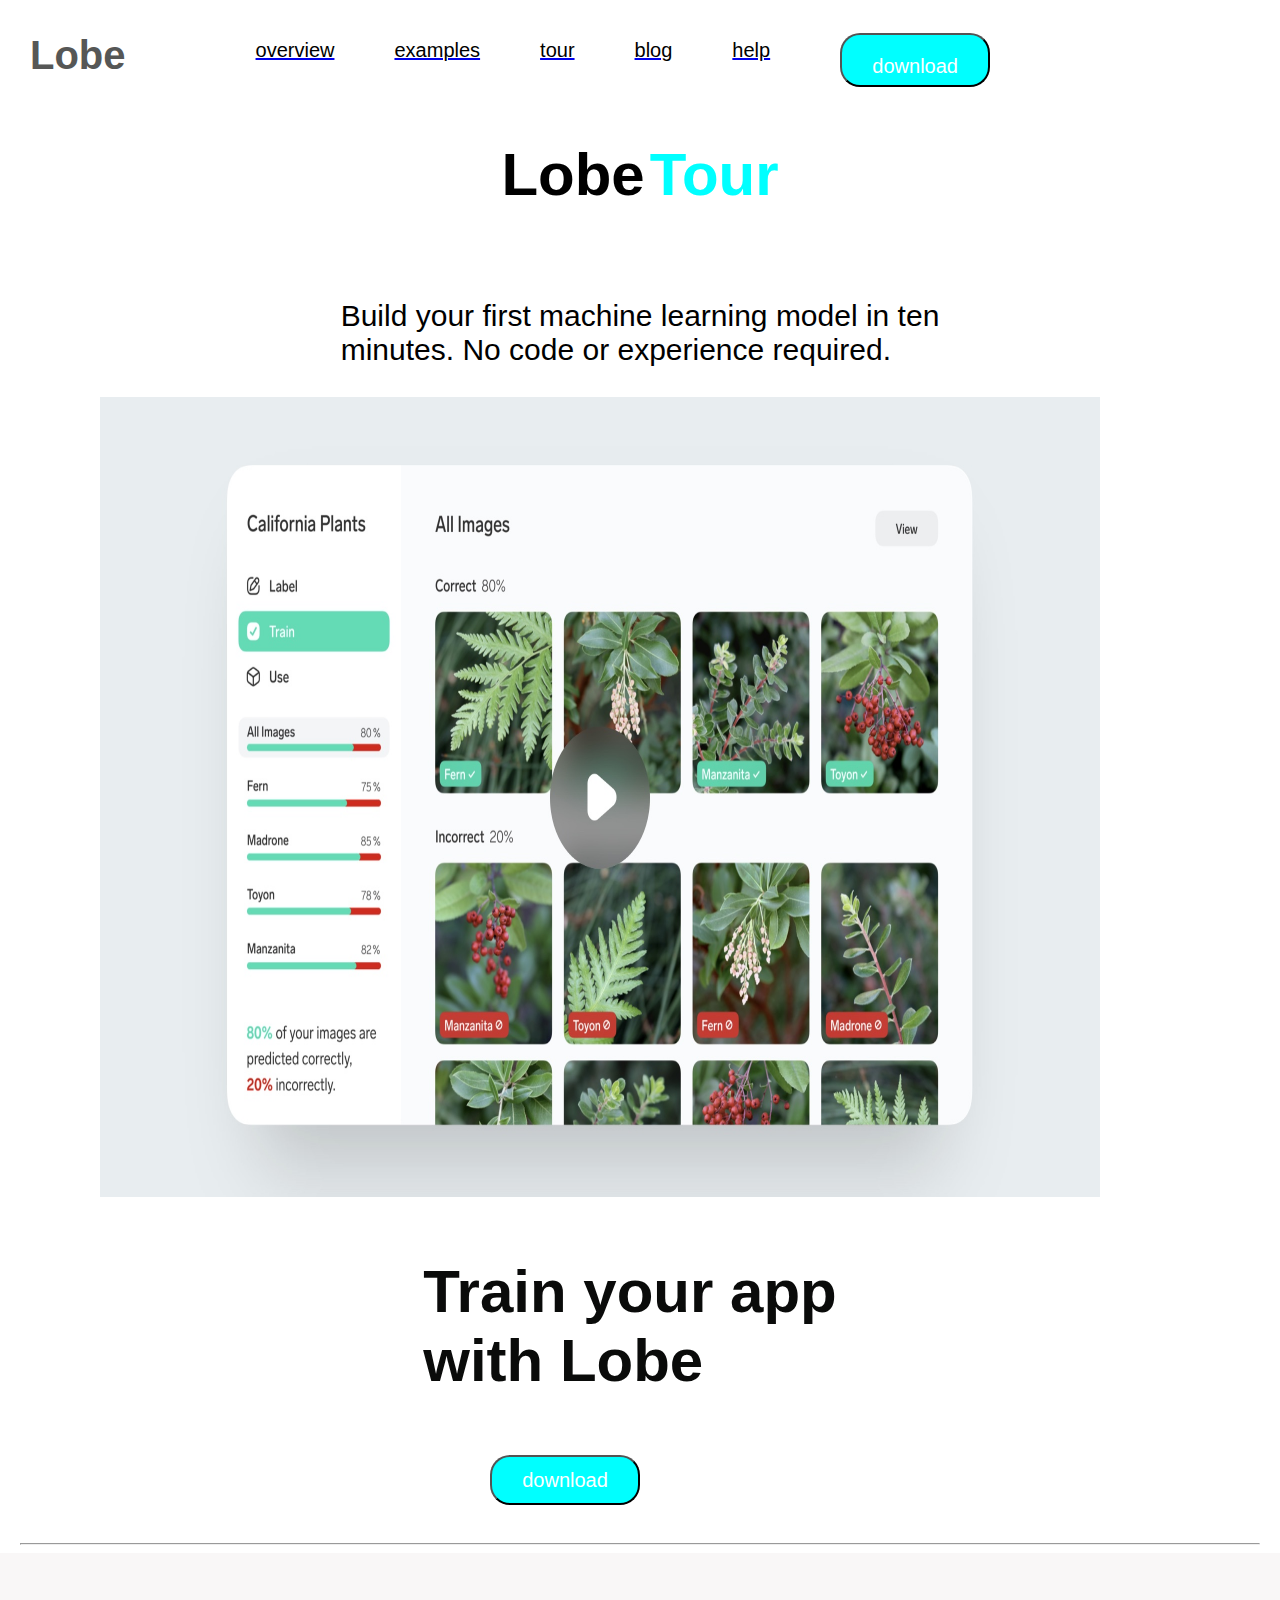
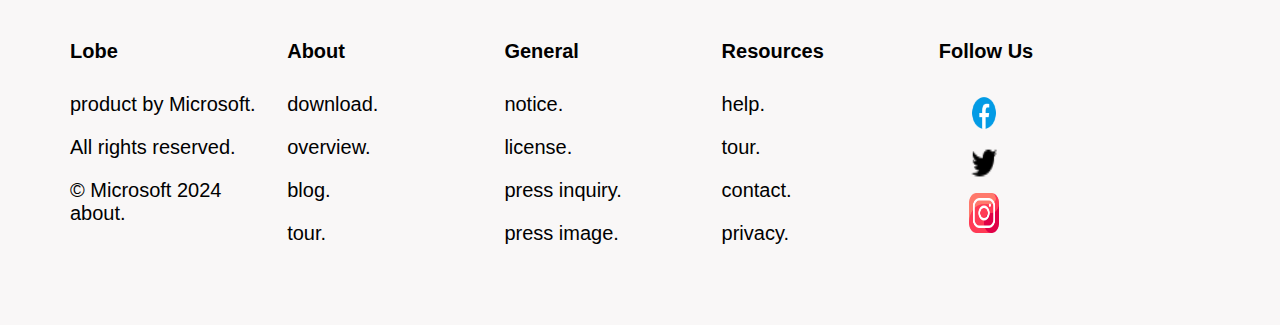
<file: index.html>
<!DOCTYPE html>
<html lang="en">

<head>
    <meta charset="UTF-8">
    <meta name="viewport" content="width, initial-scale=1.0">
    <link rel="stylesheet"   type="text/css" href="index.css">
   
    <title>lobe </title>
</head>

<body>
    <DIV>
        <nav>
            
            <h2>Lobe</h2>
            <ul class="nav-ul" id="popup">
                <a href="#">
                    <li class="text1">overview</li>
                </a>
                <a href="#">
                    <li class="text3">examples</li>
                </a>
                <a href="#">
                    <li class="text3">tour</li>
                </a>
                <a href="#">
                    <li class="text4">blog</li>
                </a>
                <a href="#">
                    <li class="text5">help</li>
                </a>
                <button class="nav">download</button>

            </ul>
          
            <button id="check">



            <div class="hamburger"></div>
            <div class="hamburger"></div>
            <div class="hamburger"></div>
        </button>
           
        </nav>
    </DIV>
    <main>
        <h1>Lobe <span>Tour</span> </h1>
        <P>Build your first machine learning model in ten <br> minutes. No code or experience required.</P>
        <img src="lobe.jpg" loading="lazy" alt="Learn more about Lobe by watching our tour video.">
        <h3>Train your app <br>with Lobe</h3>
        <button class="main">download</button>


    </main>
    <div class="line">
        <hr>
    </div>
    <footer class="footer">
        <div class="container">
            <div class="row">

                <div class="footer-col">
                    <h4>lobe</h4>
                    <ul>

                        <li><a href="#">product by Microsoft.</a></li>
                        <li><a href="#">All rights reserved.</a></li>
                        <li><a href="#">© Microsoft 2024 about.</a></li>
                    </ul>
                </div>
                <div class="footer-col">
                    <h4>About</h4>
                    <ul>

                        <li><a href="#">download.</a></li>
                        <li><a href="#">overview.</a></li>
                        <li><a href="#">blog.</a></li>
                        <li><a href="#">tour.</a></li>
                    </ul>
                </div>
                <div class="footer-col">
                    <h4> general</h4>
                    <ul>
                        <li><a href="#">notice.</a></li>
                        <li><a href="#">license.</a></li>
                        <li><a href="#">press inquiry.</a></li>
                        <li><a href="#">press image.</a></li>
                    </ul>
                </div>
                <div class="footer-col">
                    <h4>resources</h4>
                    <ul>
                        <li><a href="#">help.</a></li>
                        <li><a href="#">tour.</a></li>
                        <li><a href="#">contact. </a></li>
                        <li><a href="#">privacy.</a></li>
                    </ul>
                </div>
                <div class="footer-col">
                    <h4> follow us</h4>
                    <div class="social-links">
                        <a href="#"><img class=" fa-facebook" src="facebook.png"></img> </a>
                        <a href="#"><img class=" fa-twitter" src="icons8-twitter-24 (1).png"></img> </a>
                        <a href="#"><img class=" fa-instagram" src="insta.png"></img> </a>

                    </div>
                </div>


            </div>
        </div>

    </footer>
   <script src="index.js"></script>
</body>

</html>
</file>
<file: index.css>
body{
    height:100%;
    width:100%;
    font-family: LabGrotesque, Helvetica Neue, Helvetica, Arial, sans-serif;
    margin:0px ;
    padding: 0px;
}

nav{
    height:80px;
    width:100%;
    display:flex;
    position: fixed;
    background-color:  white;


}
h2{
    padding-left:30px;
    padding-right:50px;
    font-size: 40px;
    color:rgb(86, 87, 86);

}
.nav-ul{
    display:flex;
    align-items: center;
    justify-content:center;
   margin:20px;
   padding:30px;
       font-size: 20px;
    list-style: none;
    align-items:center;
    border-radius: 20px; 
    
}


.nav-ul  li{
    list-style: none;
    
}
.text1{
    padding:30px;
    text-decoration: none;
    color:black;
}
.text2{
    padding:30px;
    text-decoration: none;
    color: black;
}
.text3{
    padding:30px;
    text-decoration: none;
    color: black;}
.text4{
    padding:30px;
    text-decoration: none;
    color: black;
}
.text5{
    padding:30px;
    text-decoration: none;
    color: black;
}
.nav{
    padding:20px;
    padding-bottom: 30px;
    margin-top:20px;
    margin-left:40px;
    font-size: 20px;
    align-items: center;
    border-radius: 20px; 
    background-color: aqua;
    color: white;
    font-weight: 400;
    width:150px;
    font-size: 20px;
   height:50px;
}
main{
    
    padding-top:50px;
}
h1{
    display: flex;
    justify-content: center;
    align-items: center;
    padding-top:50px;
    font-size: 60px;
    
}
h1 span{
    color:aqua;
    margin-left:5px;
}
p{
    display:flex;
    justify-content: center;
    align-items: center;
    padding-top:50px;
    font-size: 30px;
}
img{
    display: flex;
    justify-content: center;
    align-items: center;
    height:800px;
    width:1000px;
    margin-left: 100px;;
}
h3{
    
    display: flex;
    justify-content: center;
    align-items: center;
    padding-left:30px;
    padding-right:50px;
    font-size: 60px;
    color: rgb(10, 11, 10);
}
.main{
    width:150px;
    font-size: 20px;
   height:50px;
    border-radius: 20px; 
    background-color: aqua;
    color: white;
    font-weight: 400;
    margin-left:490px;
    margin-bottom: 30px;
}
.line{
    margin-left: 20px;
    margin-right: 20px;
}
.container{
    max-width: 1170px;
   
    margin:auto;
}
ul{
    list-style: none;
    margin-left:-40px;
}
 .footer-col li a{
    font-size: 20px;

    -webkit-text-fill-color: black;
    font-weight: 100;
    margin-bottom: 20px;
    text-decoration: none;
   
}
.footer-col li{
    margin-bottom: 20px;
}
.footer{
    background-color: rgb(249, 247, 247);
    padding:60px 0;
}
.row{
    display: flex;
    flex-wrap: wrap;
}
.footer-col{
    width:16%;
    padding :0 15px;
}
.footer-col h4{
font-size: 20px;
color:black;
text-transform: capitalize;
margin-bottom: 30px;
font-weight: 800;    
}
.fa-facebook{
    height:40px;
    width:30px;
    margin-bottom: 10px;
    margin-left:30px;


}
.fa-instagram{
    height:40px;
    width:30px;
    margin-bottom: 10px;
    margin-left:30px;

}
.fa-twitter{
    height:40px;
    width:30px;
    margin-bottom: 10px;
    margin-left:30px;
    

}

#check{ display: block;
        
    color:black;
    
    height:40px;

    width:30px;
    border-radius: 90px;
    
    cursor:pointer;
   margin-left:90px ;
   margin-top:20px;
   display: none;

 
}
.hamburger{
    width: 35px;
  height: 5px;
  background-color: black;
  margin: 6px 0;
  right:0;
 
  
}
@media screen and (max-width: 420px) {
    nav{
        height:60px;
        
    
    }
    .nav-ul{
        position: fixed;
        width: 100%;
    display: none;
        
       margin:10px;
       padding:10px;
           font-size: 20px;
        text-decoration: none;
        height:120vh;
        border-radius: 20px; 
        left: 0;
       top:80px;
       background-color: rgb(242, 245, 248);
    }
    
    #check{
        display: block;
        
    color:rgb(10, 10, 10);
    
    height:40px;

    width:45px;
    border-radius: 90px;
    line-height: 20px;
    cursor:pointer;
   margin-left:90px ;
   margin-top:30px;

        
    }
    .nav-ul  a li{
        display: block;
        background: none;
        text-decoration: none;
        color: black;
    }
    
    .nav{
        margin-bottom: 20px;
        margin-left: 5px;
        width:220px;
        font-size: 20px;
       height:45px;
       border-radius: 50px;
       margin-top: 0px;
    }
    .hamburger{
        width: 25px;
      height: 5px;
      background-color: black;
      margin: 6px 0;
      margin-right:0;
      
    }
    p{
        
        margin-left: 20px;
        font-size: 20px;
    }
    img{
        
        height:300px;
        width:350px;
        margin-left: 30px;;
    }
    h3{
    font-size: 30px;
    margin-top:60px;
    }
    .container{
        max-width: 1500px;
       
        margin:auto;
    }
    .footer-col li a{
        font-size: 18px;
    
        margin-right:15px;
       
    }
    .footer-col{
        padding: 0px 30px;
    }
    .main{
        width:150px;
        
       height:50px;
        
        margin-left:90px;
        margin-bottom: 30px;
    }
  }
</file>
